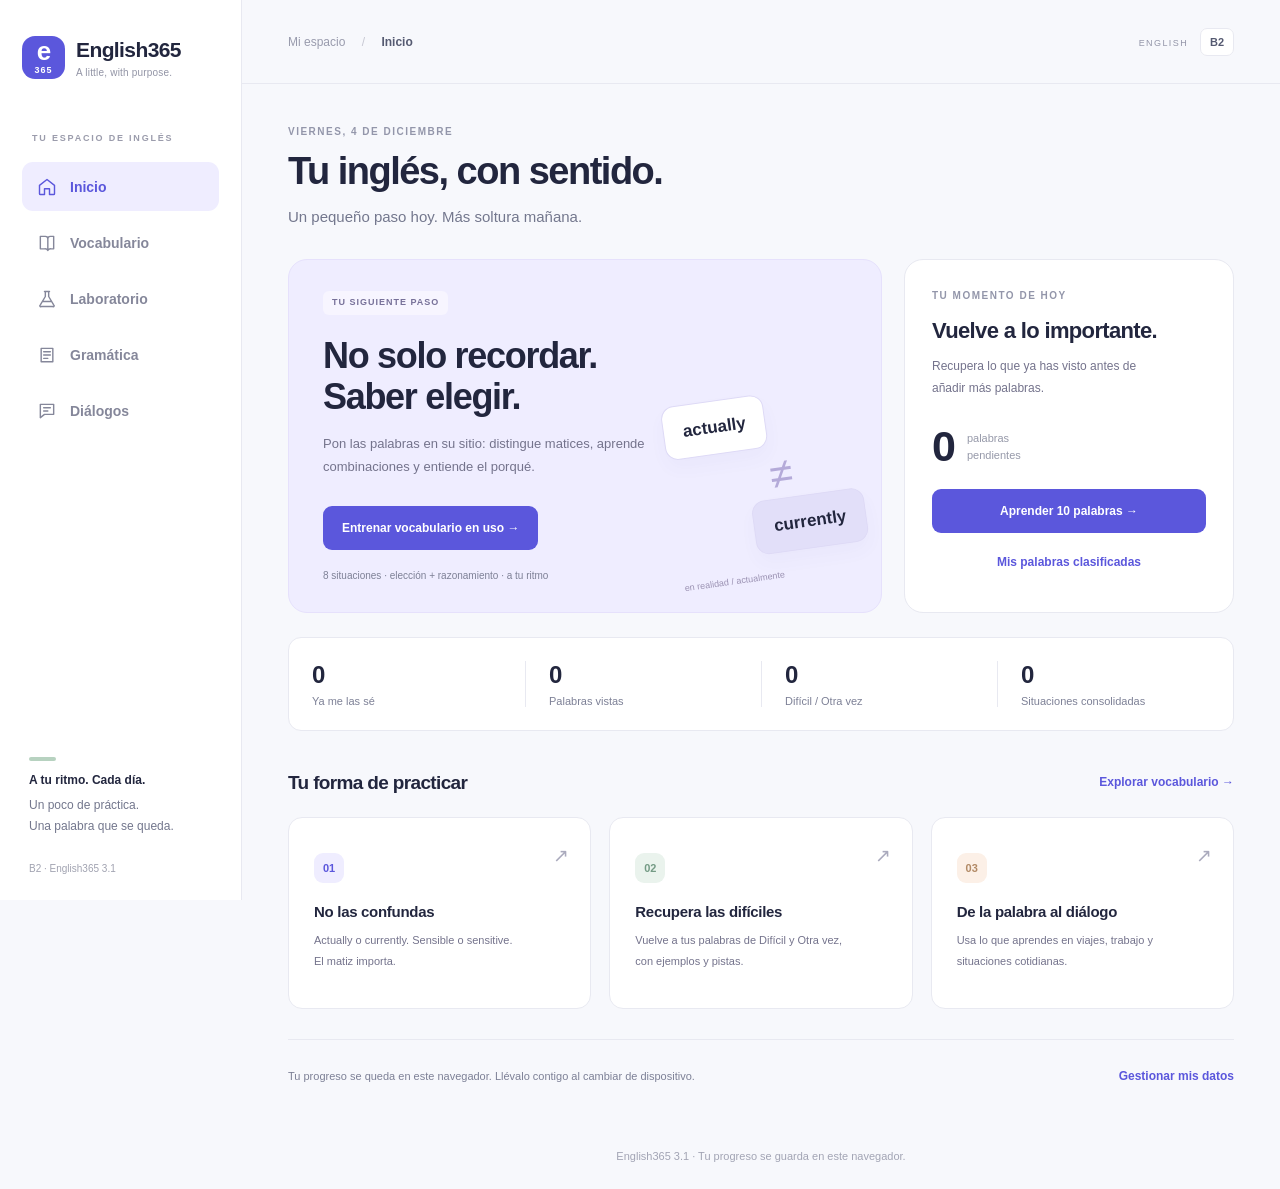
<file: index.html>
<!doctype html>
<html lang="es"><head><meta charset="utf-8"><meta name="viewport" content="width=device-width,initial-scale=1,viewport-fit=cover"><meta name="theme-color" content="#f7f8fc"><meta name="description" content="English365: vocabulario en uso, práctica escrita y repaso B2"><link rel="manifest" href="manifest.webmanifest"><link rel="icon" href="icon.svg" type="image/svg+xml"><link rel="stylesheet" href="style.css"><title>English365 · Tu inglés, con sentido</title></head>
<body><a class="skip-link" href="#app">Saltar al contenido</a><div class="app-frame"><aside class="sidebar"><a href="#home" class="brand"><span class="mark">e<span>365</span></span><span>English365<small>A little, with purpose.</small></span></a><p class="sidebar-label">TU ESPACIO DE INGLÉS</p><nav class="app-nav" aria-label="Navegación principal"><button type="button" data-nav="home"><svg viewBox="0 0 24 24" fill="none" stroke="currentColor" stroke-width="1.7" stroke-linecap="round" stroke-linejoin="round" aria-hidden="true"><path d="m3 10 9-7 9 7v10a1 1 0 0 1-1 1h-5v-7H9v7H4a1 1 0 0 1-1-1Z"/></svg><span>Inicio</span></button><button type="button" data-nav="vocab"><svg viewBox="0 0 24 24" fill="none" stroke="currentColor" stroke-width="1.7" stroke-linecap="round" stroke-linejoin="round" aria-hidden="true"><path d="M4 4h6a3 3 0 0 1 3 3v14a4 4 0 0 0-4-2H4Zm16 0h-4a3 3 0 0 0-3 3v14a4 4 0 0 1 4-2h3Z"/></svg><span>Vocabulario</span></button><button type="button" data-nav="lab"><svg viewBox="0 0 24 24" fill="none" stroke="currentColor" stroke-width="1.7" stroke-linecap="round" stroke-linejoin="round" aria-hidden="true"><path d="M9 3h6m-5 0v6l-6 10a1 1 0 0 0 1 2h14a1 1 0 0 0 1-2L14 9V3M7 15h10"/></svg><span>Laboratorio</span></button><button type="button" data-nav="grammar"><svg viewBox="0 0 24 24" fill="none" stroke="currentColor" stroke-width="1.7" stroke-linecap="round" stroke-linejoin="round" aria-hidden="true"><path d="M5 4h14v16H5ZM8 8h8m-8 4h8m-8 4h5"/></svg><span>Gramática</span></button><button type="button" data-nav="dialogs"><svg viewBox="0 0 24 24" fill="none" stroke="currentColor" stroke-width="1.7" stroke-linecap="round" stroke-linejoin="round" aria-hidden="true"><path d="M4 4h16v12H9l-5 4Z"/><path d="M8 8h8m-8 4h5"/></svg><span>Diálogos</span></button></nav><div class="sidebar-foot"><span class="local-dot"></span><strong>A tu ritmo. Cada día.</strong><p>Un poco de práctica.<br>Una palabra que se queda.</p><small>B2 · English365 3.1</small></div></aside><div class="workspace"><header class="topbar"><span class="breadcrumb">Mi espacio <span>/</span> <strong id="view-name">Inicio</strong></span><span class="level">ENGLISH <b>B2</b></span></header><main id="app" tabindex="-1"></main><footer>English365 3.1 · Tu progreso se guarda en este navegador.</footer></div></div><input type="file" id="importFile" accept="application/json,.json" hidden>
<script src="content.js"></script><script src="vocabulario-b2-pdf.js"></script><script src="speaking.js"></script><script src="expanded-content.js"></script><script src="word-relations.js"></script><script src="word-examples.js"></script><script src="word-coach.js"></script><script src="usage-content.js"></script><script src="usage-lab.js"></script><script src="expanded-practice.js"></script><script src="app.js"></script></body></html>
</file>
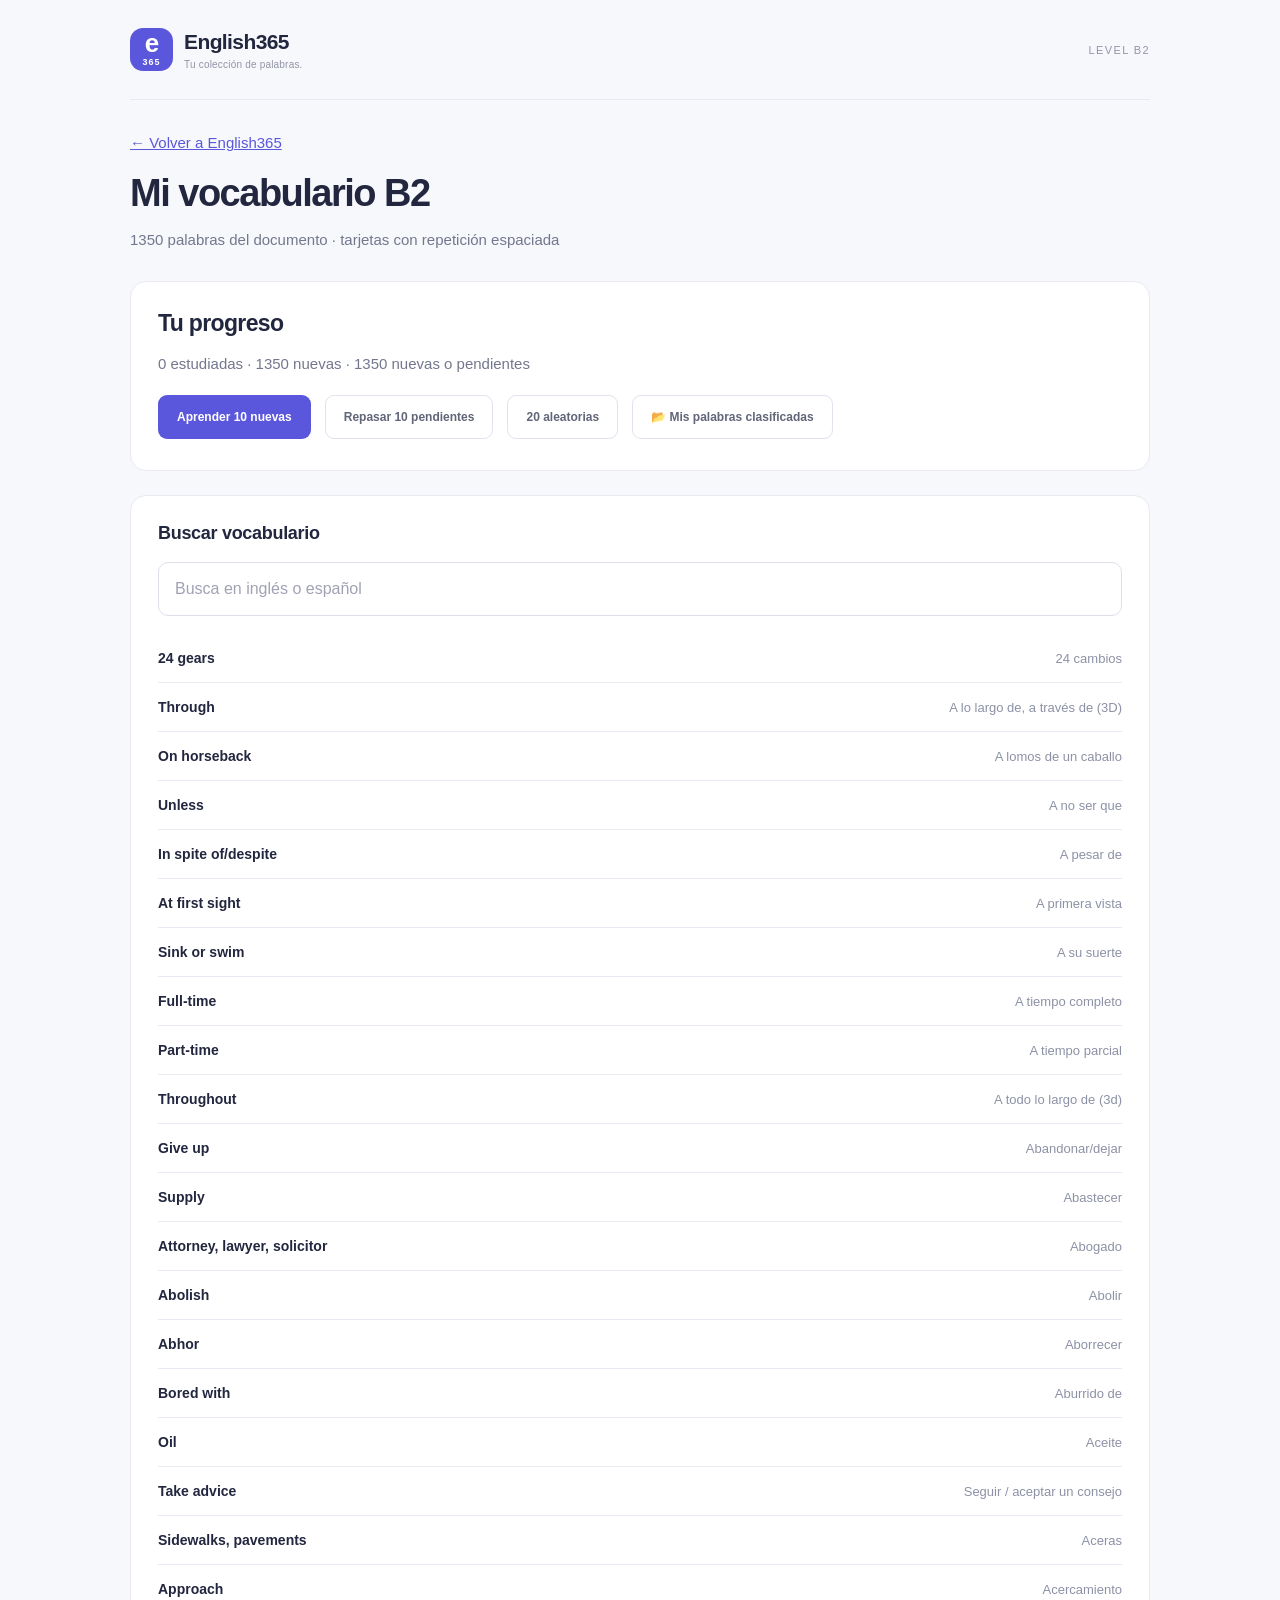
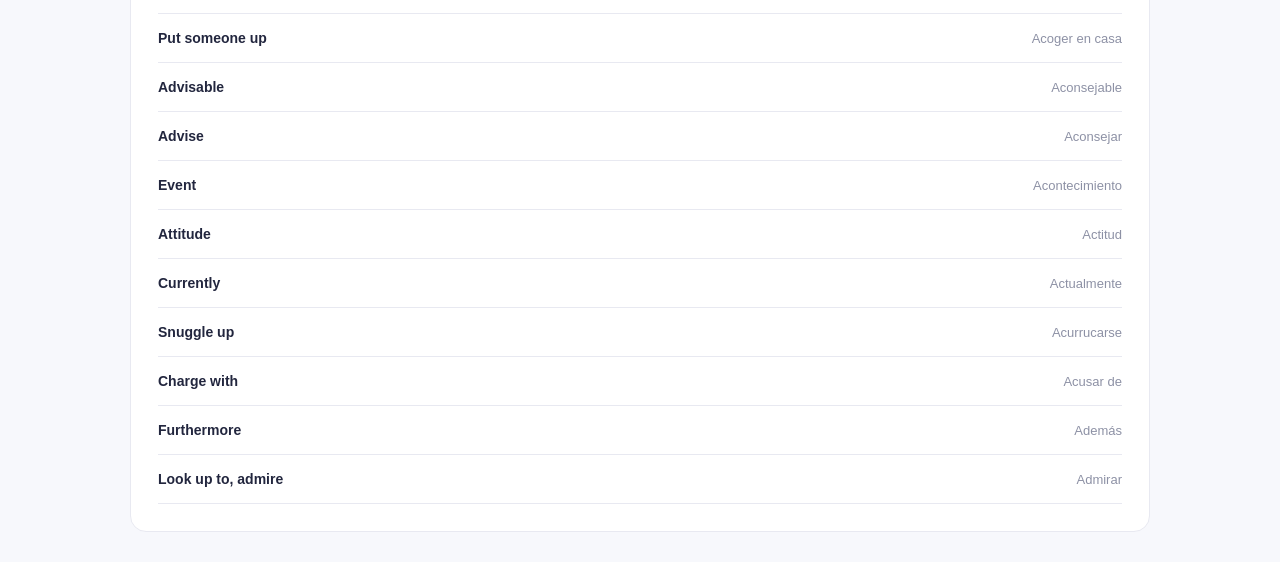
<file: mi-vocabulario-b2.html>
<!doctype html><html lang="es"><head><meta charset="utf-8"><meta name="viewport" content="width=device-width,initial-scale=1"><meta name="theme-color" content="#f7f8fc"><title>Mi vocabulario B2 · English365</title><link rel="stylesheet" href="style.css"></head><body class="legacy-page"><div class="shell"><header><a class="brand" href="index.html"><span class="mark">e<span>365</span></span><span>English365<small>Tu colección de palabras.</small></span></a><span class="level">LEVEL B2</span></header><main><p><a href="index.html">← Volver a English365</a></p><div id="pdf-app"></div></main></div><script src="content.js"></script><script src="vocabulario-b2-pdf.js"></script><script src="expanded-content.js"></script><script src="word-relations.js"></script><script src="word-examples.js"></script><script src="word-coach.js"></script><script src="mi-vocabulario-b2.js"></script></body></html>
</file>
<file: style.css>
:root{font-family:Inter,ui-sans-serif,-apple-system,BlinkMacSystemFont,"Segoe UI",sans-serif;color:#22263e;background:#f7f8fc;font-synthesis:none;--ink:#22263e;--muted:#75798e;--accent:#5b57dc;--border:#e8e9f1;--surface:#fff;--sage:#eef5ef;--lavender:#efedff;--peach:#fcf0e7}*{box-sizing:border-box}body{margin:0}button,input,textarea{font:inherit}button,a{-webkit-tap-highlight-color:transparent}button{cursor:pointer}button:disabled{cursor:default;opacity:.48}a{color:var(--accent)}button:focus-visible,a:focus-visible,input:focus-visible,textarea:focus-visible,summary:focus-visible{outline:3px solid #a8a3ff;outline-offset:4px}svg{width:22px;height:22px;flex-shrink:0}h1,h2,h3,h4,p{margin-top:0}h1,h2,h3,h4{color:var(--ink)}h1{font-size:38px;letter-spacing:-1.5px;line-height:1.18;margin-bottom:12px;font-weight:750}h2{font-size:23px;line-height:1.3;letter-spacing:-.65px;margin-bottom:12px}h3{font-size:18px;letter-spacing:-.3px;margin-bottom:10px}p{font-size:15px;line-height:1.7;color:#73778d}small{font-size:12px}button{color:inherit}.app-frame{display:flex;min-height:100vh}.sidebar{position:fixed;inset:0 auto 0 0;width:242px;border-right:1px solid var(--border);background:#fff;padding:36px 22px 24px;display:flex;flex-direction:column;z-index:10}.brand{display:flex;align-items:center;gap:11px;text-decoration:none;color:var(--ink);font-size:21px;letter-spacing:-.6px;font-weight:750}.brand small{display:block;color:#9294a5;font-size:10px;letter-spacing:.2px;font-weight:450;margin-top:5px}.mark{width:43px;height:43px;background:var(--accent);color:#fff;display:flex;flex-direction:column;align-items:center;justify-content:center;border-radius:13px;font-size:26px;line-height:.8;font-weight:700;letter-spacing:-1px}.mark span{font-size:9px;margin-top:5px;letter-spacing:1px}.sidebar-label{font-size:9px;letter-spacing:1.8px;color:#9b9cac;margin:52px 10px 16px;font-weight:650}.app-nav{display:grid;gap:7px}.app-nav button{display:flex;align-items:center;gap:13px;min-height:49px;border:0;border-radius:11px;background:none;padding:12px 15px;text-align:left;font-size:14px;color:#85879a;font-weight:550}.app-nav button svg{width:20px;height:20px}.app-nav button:hover{background:#f8f7fd;color:var(--accent)}.app-nav button.active{background:var(--lavender);color:var(--accent)}.sidebar-foot{margin:auto 7px 0;padding-top:32px}.sidebar-foot strong{display:block;font-size:12px;margin:12px 0 8px}.sidebar-foot p{font-size:12px;line-height:1.8;margin-bottom:20px}.sidebar-foot small{font-size:10px;color:#a0a2b0}.local-dot{display:block;width:27px;height:4px;background:#b7d2c0;border-radius:8px}.workspace{margin-left:242px;flex:1;min-width:0}.topbar{height:84px;display:flex;align-items:center;justify-content:space-between;padding:0 46px;border-bottom:1px solid var(--border);background:#f7f8fc}.breadcrumb{font-size:12px;color:#999bad}.breadcrumb>span{margin:0 13px;color:#c6c7d2}.breadcrumb strong{color:#555a71;font-weight:550}.level{font-size:9px;letter-spacing:1.4px;color:#9395a8}.level b{font-size:11px;letter-spacing:0;margin-left:8px;background:#fff;border:1px solid var(--border);padding:7px 9px;border-radius:7px;color:#555a71}main#app{max-width:1300px;margin:auto;padding:42px 46px 30px;min-height:calc(100vh - 150px)}footer{font-size:11px;color:#a2a4b4;padding:24px 46px;text-align:center;line-height:1.6}.eyebrow{display:block;font-size:10px;letter-spacing:1.5px;font-weight:650;text-transform:uppercase;color:#9396aa;margin-bottom:12px}.lead{font-size:15px;margin-bottom:28px;max-width:760px}.page-intro h1{margin-bottom:10px}.page-intro .lead{margin-bottom:30px}.dashboard-grid{display:grid;grid-template-columns:minmax(0,1.8fr) minmax(260px,1fr);gap:22px}.dashboard-hero{position:relative;min-height:340px;padding:31px 34px;background:var(--lavender);border:1px solid #e6e1fc;border-radius:19px;overflow:hidden}.tag{display:inline-flex;font-size:9px;line-height:1.5;padding:5px 9px;letter-spacing:1px;font-weight:650;border-radius:6px;color:#777199;background:#f7f5ff}.dashboard-hero h2{font-size:36px;letter-spacing:-1.3px;white-space:pre-line;line-height:1.15;margin:20px 0 14px;max-width:340px}.dashboard-hero p{max-width:330px;font-size:13px;line-height:1.8;color:#827e9d;margin-bottom:24px}.hero-foot{font-size:10px;color:#9290ab;margin-top:16px}.word-orbit{position:absolute;right:20px;top:38%;width:190px;height:180px;transform:rotate(-8deg);pointer-events:none}.orbit-chip{position:absolute;display:block;padding:16px 19px;background:#fff;border:1px solid #dedaf6;border-radius:13px;font-size:17px;font-weight:600;box-shadow:0 9px 18px #5c51b009}.orbit-chip.one{top:0;left:0}.orbit-chip.two{right:0;bottom:20px;background:#e2dff9}.orbit-symbol{position:absolute;left:100px;top:58px;color:#b4aad9;font-size:42px;font-weight:300}.orbit-caption{position:absolute;bottom:-7px;left:0;font-size:9px;color:#9a91b2;white-space:nowrap}.btn{display:inline-flex;align-items:center;justify-content:center;gap:8px;border:1px solid transparent;background:var(--accent);color:#fff;text-decoration:none;font-size:12px;font-weight:600;line-height:1.5;padding:12px 18px;border-radius:9px;min-height:42px;margin:4px 6px 4px 0;transition:background .15s,transform .15s}.btn:hover:not(:disabled){background:#4c47c7;transform:translateY(-1px)}.btn.secondary{background:#fff;color:#616578;border:1px solid #e1e2ed}.btn.secondary:hover:not(:disabled){background:#f4f2fe;color:var(--accent);border-color:#c7c3ed}.btn.ghost{background:transparent;color:var(--accent);padding-left:0}.text-button{display:inline-flex;align-items:center;border:0;background:none;padding:8px 0;color:var(--accent);font-size:12px;font-weight:600;text-decoration:none;line-height:1.6}.text-button:hover{text-decoration:underline}.today-card{background:#fff;border:1px solid var(--border);border-radius:19px;padding:30px 27px}.today-card h2{font-size:22px;margin:16px 0 10px}.today-card p{font-size:12px;line-height:1.8;max-width:230px}.today-count{display:flex;align-items:center;gap:13px;margin:24px 0 15px}.today-count strong{font-size:43px;letter-spacing:-2px;line-height:1.1}.today-count span{font-size:11px;max-width:75px;line-height:1.5;color:#9699a9}.today-card>.btn{width:100%}.today-card>.text-button{display:block;text-align:center;width:100%;margin-top:8px}.metrics{display:grid;grid-template-columns:repeat(4,minmax(0,1fr));border:1px solid var(--border);background:#fff;border-radius:13px;margin:24px 0 34px;padding:23px 0}.metric{display:flex;flex-direction:column;padding:0 23px;gap:6px;min-width:0}.metric+.metric{border-left:1px solid var(--border)}.metric strong{font-size:24px;letter-spacing:-.7px;font-weight:650}.metric span{font-size:11px;color:#9799aa}.section-heading{display:flex;justify-content:space-between;align-items:center;gap:16px;margin:16px 0}.section-heading h2{font-size:19px;margin:0}.route-grid{display:grid;grid-template-columns:repeat(3,minmax(0,1fr));gap:18px}.route-card{position:relative;background:#fff;border:1px solid var(--border);border-radius:14px;padding:25px;text-align:left;min-height:192px;transition:transform .15s,border-color .15s}.route-card:hover{border-color:#c0bbef;transform:translateY(-3px)}.route-number{display:flex;justify-content:center;align-items:center;width:30px;height:30px;border-radius:9px;background:var(--lavender);color:var(--accent);font-size:11px;font-weight:650;margin-bottom:20px}.route-card.sage .route-number{background:#eaf3ed;color:#749b85}.route-card.peach .route-number{background:var(--peach);color:#b28a66}.route-card h3{font-size:15px;letter-spacing:-.3px;margin-bottom:10px}.route-card p{font-size:11px;line-height:1.9;margin:0;max-width:210px}.route-arrow{position:absolute;right:21px;top:26px;font-size:19px;color:#aaaabd}.dashboard-bottom{border-top:1px solid var(--border);display:flex;align-items:center;justify-content:space-between;gap:20px;margin-top:30px;padding-top:19px}.dashboard-bottom p{font-size:11px;max-width:600px;margin:0}.muted{color:#9699aa}.panel{border:1px solid var(--border);border-radius:16px;background:#fff;padding:27px;min-width:0}.row{display:flex;align-items:center;flex-wrap:wrap;gap:8px}.spaced{margin-top:24px}.nav{margin-bottom:24px}.nav .btn{background:transparent;border:0;color:#8e90a4;padding:0;min-height:28px}.nav .btn:hover{background:none;color:var(--accent)}.vocab-toolbar{display:flex;justify-content:space-between;flex-wrap:wrap;gap:8px;margin-bottom:22px}.field{width:100%;font-size:16px;line-height:1.5;background:#fff;border:1px solid #dedfeb;border-radius:10px;padding:14px 16px;color:var(--ink);margin:8px 0 18px}.field::placeholder{color:#a0a2b3}.search{background:#fff;min-height:52px;padding-left:19px}.segmented{display:flex;flex-wrap:wrap;gap:5px;padding:5px;border-radius:11px;background:#edeef5;width:fit-content;margin:10px 0 24px}.segmented .btn{margin:0;border:0;background:none;box-shadow:none;font-size:12px;min-height:34px;padding:8px 14px}.segmented .btn.selected{background:#fff;color:var(--accent);box-shadow:0 2px 6px #22263e06}.category-grid,.lesson-grid{display:grid;grid-template-columns:repeat(3,minmax(0,1fr));gap:17px}.category-card{position:relative;display:flex;flex-direction:column;align-items:flex-start;gap:8px;text-align:left;border:1px solid var(--border);border-radius:13px;background:#fff;padding:24px;min-height:150px}.category-card:hover{border-color:#c0bbef}.category-icon{font-size:22px;margin-bottom:8px}.category-title{font-size:15px;font-weight:650}.category-card small{font-size:11px;color:#9597ab;line-height:1.6}.category-arrow{position:absolute;top:22px;right:22px;color:#b3b3c2;font-size:20px}.collection-link{display:flex;align-items:center;justify-content:space-between;flex-wrap:wrap;gap:10px;margin-top:22px;padding:20px 0;font-size:12px;color:#9093a5;border-top:1px solid var(--border)}.search-word{display:flex;align-items:center;justify-content:space-between;gap:10px;flex-wrap:wrap;background:#fff;border:1px solid var(--border);padding:20px 24px;border-radius:12px;margin-bottom:12px}.search-word h3{margin-bottom:6px}.search-word p{margin:0}.search-word>.word-examples{flex-basis:100%;margin-bottom:0}.word-row{display:flex;align-items:center;justify-content:space-between;gap:12px;border-bottom:1px solid var(--border);padding:16px 0;min-width:0}.word-row strong{font-size:14px}.word-row>span{font-size:13px;color:#8d91a5;text-align:right;overflow-wrap:anywhere}.folder-list .word-row{flex-wrap:wrap}.folder-list .word-row>.row,.folder-list .word-row>.word-examples{flex-basis:100%}.mode-grid{display:grid;grid-template-columns:repeat(4,minmax(0,1fr));gap:14px}.mode-card{display:flex;flex-direction:column;align-items:flex-start;text-align:left;gap:12px;background:#fff;border:1px solid var(--border);border-radius:13px;padding:22px}.mode-card>span{font-size:23px}.mode-card strong{font-size:14px}.mode-card small{color:#9699ab;line-height:1.7;font-size:11px}.topics,.grid{display:grid;grid-template-columns:repeat(3,minmax(0,1fr));gap:16px}.topic,.card{display:flex;flex-direction:column;align-items:flex-start;text-align:left;gap:12px;border:1px solid var(--border);border-radius:14px;background:#fff;padding:25px}.topic:hover,.mode-card:hover,.card:hover{border-color:#c0bbef}.topic strong{font-size:14px}.topic span{font-size:11px;color:#9598aa}.flip{display:flex;flex-direction:column;align-items:center;justify-content:center;gap:24px;min-height:280px;width:100%;border:0;background:#f7f6ff;border-radius:16px;padding:30px;margin:20px 0;color:var(--ink);overflow-wrap:anywhere}.flip strong{font-size:36px;letter-spacing:-1px}.flip small{font-size:11px;line-height:1.7;color:#9692af}.flip span{font-size:16px;color:#7c7896;line-height:1.7}.ratings{display:grid;grid-template-columns:repeat(4,minmax(0,1fr));gap:10px;margin-top:18px}.ratings button{min-height:69px;border:1px solid var(--border);border-radius:11px;background:#fff;font-size:14px;font-weight:600;padding:12px 8px}.ratings button:hover{background:#f1efff;border-color:#c8c3ef}.ratings small{display:block;font-size:10px;color:#9b9aad;margin-top:6px;font-weight:400}.bar{height:5px;border-radius:5px;background:#e7e7f2;margin:17px 0 26px;overflow:hidden}.bar>div{background:var(--accent);height:100%;border-radius:5px}.question{font-size:24px;line-height:1.5;color:var(--ink);margin:16px 0;font-weight:550;display:block}.choices{display:grid;gap:12px;margin:22px 0}.choice,.choices>.btn{width:100%;justify-content:flex-start;text-align:left;background:#fff;border:1px solid #dedfea;border-radius:10px;padding:16px 20px;min-height:54px;color:#5f637b;font-size:15px;line-height:1.7}.choice.correct{background:#edf6ef;border-color:#bad3c1;color:#387250}.choice.wrong{background:#fff0ec;border-color:#e5c7bc;color:#a26955}.answer{background:#eff6f0;border:1px solid #d5e6da;color:#3e6a4e;white-space:pre-line;border-radius:12px;padding:20px;line-height:1.8;margin-top:20px;font-size:14px}.answer.bad{background:#fff4ee;border-color:#edd7ca;color:#9f7158}.lesson{font-size:15px;line-height:1.85;color:#70768d}.hint{background:#faf4e8;border:1px solid #eee3cb;color:#99835b;line-height:1.8;font-size:13px;padding:17px;border-radius:10px}.pill{display:inline-block;border-radius:7px;background:#eeedf8;color:#8a86a2;font-size:11px;padding:6px 9px;margin:3px}.word-examples{width:100%;min-width:0;border:1px solid var(--border);border-radius:12px;padding:19px;background:#fbfbfe;margin:18px 0;text-align:left;overflow-wrap:anywhere}.word-examples summary{font-size:12px;font-weight:600;color:#73708e;cursor:pointer;line-height:1.7;padding:4px 0}.word-examples h3{font-size:16px;margin-bottom:15px}.word-examples[open]>.example-content{margin-top:15px}.word-examples [hidden]{display:none!important}.example-item{padding:16px 0;border-bottom:1px solid var(--border)}.example-en{font-size:17px;line-height:1.7;color:#565976;margin:8px 0}.example-es{font-size:14px;color:#8d90a5;line-height:1.8;margin:12px 0 0}.example-item .btn{font-size:11px;min-height:30px;padding:6px 10px}.example-editor{padding-top:16px}.example-editor label{display:block;font-size:13px;line-height:1.7;margin-top:12px;color:#81859a}.example-editor textarea{width:100%;max-width:100%;resize:vertical;min-height:85px}.example-editor .btn{font-size:12px}.word-relations{padding:20px;background:#f0f5f1;border-radius:10px;border:1px solid #e2ebe3;margin:12px 0 20px}.word-relations h4{font-size:14px;color:#60816a;margin-bottom:16px}.relations-list{margin:0}.relations-list dt{font-size:11px;font-weight:600;color:#7c9384;margin-top:15px}.relations-list dd{margin:8px 0 0}.relation-chips{display:flex;flex-wrap:wrap;gap:6px;list-style:none;margin:0;padding:0}.relation-chip{font-size:13px;padding:6px 9px;border:1px solid #d8e4da;border-radius:7px;color:#66806e;background:#fff;max-width:100%;overflow-wrap:anywhere}.relation-empty,.relation-help,.relation-note{font-size:11px;line-height:1.8;color:#8a9d8f}.relation-note{margin:15px 0 0}.relation-help{margin:12px 0 0}.coach-translation{font-size:23px;color:#8e8aa8}.coach-results{width:100%;border-collapse:collapse;font-size:13px}.coach-results td,.coach-results th{text-align:left;padding:16px 12px;border-bottom:1px solid var(--border);vertical-align:top}.coach-table{overflow-x:auto;margin:20px 0}.speaking-dialog{display:grid;gap:17px;margin-top:20px}.speaking-bubble{max-width:85%;display:flex;flex-direction:column;align-items:flex-start;gap:10px;border:1px solid var(--border);border-radius:13px;background:#f7f7fc;padding:20px}.speaking-bubble.mine{background:#eeedf9;margin-left:auto;border-color:#e0ddf3}.speaking-bubble small{font-size:10px;color:#9c98af}.speaking-bubble strong{font-size:15px;line-height:1.7;font-weight:500}.speaking-es{font-size:13px;color:#9793ac}.hidden,[hidden]{display:none!important}.empty{padding:25px;background:#fff;border:1px dashed #d8d8e7;border-radius:12px;line-height:1.8;color:#9295aa;font-size:14px}.skip-link{position:fixed;top:-100px;left:12px;z-index:100;background:#fff;padding:15px;border:2px solid var(--accent)}.skip-link:focus{top:10px}.lab-hero{background:var(--lavender);border:1px solid #e4dff8;padding:30px 34px;border-radius:17px;margin-top:23px}.lab-hero .eyebrow{color:#9c93b9}.lab-hero h2{font-size:28px;max-width:600px}.lab-hero p{max-width:720px;font-size:14px;color:#8b83a6}.library-controls{display:flex;flex-wrap:wrap;align-items:center;justify-content:space-between;gap:10px;margin:28px 0 12px}.library-controls .segmented{margin:0}.library-controls .search{width:310px;margin:0}.lesson-tile{background:#fff;border:1px solid var(--border);border-radius:14px;padding:24px;display:flex;flex-direction:column;align-items:flex-start}.lesson-tile h3{font-size:17px;margin-top:18px}.lesson-tile p{font-size:12px}.lesson-tile>.btn{margin-top:auto}.rule-preview{font-size:12px;color:#8f8aa7;margin-bottom:22px;line-height:1.7}.rule-preview summary{cursor:pointer}.rule-preview p{padding-top:10px;margin-bottom:0}.session-nav{display:flex;align-items:center;justify-content:space-between;gap:12px}.session-nav>.muted{font-size:10px;letter-spacing:1px}.practice-surface{max-width:850px;margin:0 auto;background:#fff;border:1px solid var(--border);padding:40px 45px;border-radius:20px}.practice-title{font-size:29px;margin-top:22px}.context-sentence{font-size:25px;color:#4e536d;line-height:1.7;letter-spacing:-.35px;margin:25px 0 16px}.context-sentence mark{display:inline;background:#efedff;border-radius:5px;padding:1px 8px;color:var(--accent)}.lab-options{display:grid;grid-template-columns:1fr 1fr;gap:15px;margin:25px 0}.lab-options .btn{font-size:20px;min-height:72px;margin:0;color:var(--accent);border:1px solid #e0dcf7;background:#f7f6ff}.reason-options .btn{font-size:14px;min-height:60px}.reason-options .btn:hover{color:var(--accent);border-color:#bdb6ee}.lab-feedback{padding:23px;border:1px solid #d9e6dc;border-radius:12px;background:#f0f6f1;margin:22px 0}.lab-feedback.retry{background:#fcf4ec;border-color:#ecddcd}.lab-feedback>strong{font-size:15px;color:#6d8a72}.lab-feedback.retry>strong{color:#ac8967}.lab-feedback p{font-size:14px;margin:15px 0 0}.lab-feedback .correct-sentence{font-size:21px;color:#4a5c4e}.lab-feedback .rule{padding-top:15px;border-top:1px solid #dce3da;color:#788e7c}.result-number{font-size:70px;color:var(--accent);font-weight:700;letter-spacing:-4px;margin:10px 0 25px}.result-list{list-style:none;padding:0;margin:25px 0}.result-list li{display:flex;align-items:center;justify-content:space-between;gap:15px;border-bottom:1px solid var(--border);padding:15px 0;font-size:13px;color:#85899d}.result-list strong{font-size:11px;white-space:nowrap}.text-success{color:#73947c}.text-warning{color:#b39675}.legacy-page .shell{max-width:1080px;margin:auto;padding:0 30px}.legacy-page header{display:flex;justify-content:space-between;align-items:center;border-bottom:1px solid var(--border);padding:28px 0}.legacy-page main{padding:30px 0}.legacy-page .level{font-size:11px}.legacy-page .word-row{flex-wrap:wrap}.legacy-page .grid{grid-template-columns:repeat(3,1fr)}
@media(min-width:1450px){.dashboard-hero p{max-width:380px}.word-orbit{right:28px}.dashboard-hero{padding-right:190px}}
@media(max-width:1270px){.sidebar{width:210px;padding-left:17px;padding-right:17px}.workspace{margin-left:210px}main#app{padding:32px}.topbar{padding:0 32px}.dashboard-grid{grid-template-columns:minmax(0,1.5fr) minmax(240px,1fr)}.word-orbit{display:none}.dashboard-hero h2{font-size:34px}.dashboard-hero p{max-width:none}.category-grid,.lesson-grid{grid-template-columns:repeat(2,minmax(0,1fr))}.mode-grid{grid-template-columns:repeat(2,minmax(0,1fr))}.route-card{padding:20px}}
@media(max-width:950px){.sidebar{width:190px;padding:28px 14px}.workspace{margin-left:190px}.brand{font-size:18px}.brand small{font-size:9px}.mark{width:36px;height:38px}.app-nav button{padding:12px 11px;font-size:12px}.dashboard-grid{grid-template-columns:1fr}.today-card{display:grid;grid-template-columns:1fr auto;gap:0 20px;padding:24px}.today-card .eyebrow{grid-column:1/-1}.today-card h2{margin:5px 0}.today-card p{grid-column:1;max-width:300px;margin-bottom:0}.today-count{grid-column:2;grid-row:2/4;margin:0}.today-card>.btn{grid-column:1;width:fit-content;margin-top:15px}.today-card>.text-button{grid-column:2;grid-row:4;align-self:center;text-align:left;margin-top:15px}.route-grid{grid-template-columns:1fr}.route-card{min-height:135px;padding-left:70px}.route-number{position:absolute;top:22px;left:22px}.route-card p{max-width:none}.route-card h3{margin-top:3px}.route-arrow{top:22px}.metrics{padding:20px 0}.metric{padding:0 14px}.metric span{font-size:10px}.metric strong{font-size:22px}.practice-surface{padding:30px}.topics,.grid{grid-template-columns:repeat(2,minmax(0,1fr))}.library-controls .search{width:100%;margin:0 0 5px}.library-controls .segmented{width:100%}}
@media(max-width:700px){.sidebar{position:static;width:0;padding:0;border:0}.sidebar>.brand,.sidebar-label,.sidebar-foot{display:none}.app-nav{position:fixed;bottom:0;left:0;right:0;display:flex;justify-content:space-around;gap:0;padding:9px 6px calc(9px + env(safe-area-inset-bottom));background:#fff;border-top:1px solid var(--border);z-index:50}.app-nav button{flex:1;display:flex;flex-direction:column;justify-content:center;gap:5px;padding:5px 2px;border-radius:8px;font-size:9px;min-height:48px;max-width:100px}.app-nav button svg{width:20px;height:20px}.app-nav button.active{background:none}.workspace{margin-left:0}.topbar{height:64px;padding:0 22px;background:#fff}.breadcrumb{font-size:11px}.level{font-size:8px}main#app{padding:27px 20px 25px}.workspace>footer{padding:12px 20px 100px;font-size:10px}h1{font-size:29px;letter-spacing:-1px}.lead{font-size:13px;line-height:1.8;margin-bottom:23px}.eyebrow{font-size:9px;letter-spacing:1px}.dashboard-grid{gap:16px}.dashboard-hero{padding:26px 24px;min-height:0}.dashboard-hero h2{font-size:33px;margin-top:18px}.dashboard-hero p{font-size:13px;margin-bottom:18px}.hero-foot{font-size:9px}.dashboard-hero .btn{font-size:11px;width:100%;margin:4px 0}.today-card{display:block;padding:25px}.today-card .eyebrow{margin-bottom:15px}.today-card h2{font-size:20px;margin-bottom:12px}.today-card p{font-size:12px;max-width:none}.today-count{margin:20px 0 10px}.today-count strong{font-size:36px}.today-count span{max-width:none}.today-card>.btn{width:100%;margin-top:12px}.today-card>.text-button{text-align:center;margin-top:8px}.metrics{grid-template-columns:repeat(2,minmax(0,1fr));padding:0;margin:18px 0 28px}.metric{padding:20px}.metric:nth-child(3){border-left:0;border-top:1px solid var(--border)}.metric:nth-child(4){border-top:1px solid var(--border)}.section-heading h2{font-size:17px}.section-heading .text-button{font-size:10px}.route-grid{gap:12px}.route-card{min-height:145px;padding:22px 32px 22px 68px}.route-card h3{font-size:14px}.route-card p{font-size:11px}.route-arrow{font-size:17px;right:17px}.dashboard-bottom{display:block;margin-top:23px}.dashboard-bottom p{font-size:10px}.dashboard-bottom .text-button{margin-top:6px;font-size:11px}.category-grid,.lesson-grid{grid-template-columns:1fr}.category-card{padding:22px;min-height:130px}.category-title{font-size:15px}.category-card small{font-size:11px}.vocab-toolbar{display:flex;gap:8px}.vocab-toolbar .btn{font-size:11px;margin:0;flex:1}.segmented{max-width:100%;width:100%;gap:0}.segmented .btn{flex:1;font-size:10px;line-height:1.6;padding:8px}.field{font-size:16px;padding:13px}.topics,.grid{grid-template-columns:1fr}.panel{padding:22px}.mode-grid{grid-template-columns:1fr 1fr;gap:10px}.mode-card{padding:17px}.mode-card strong{font-size:12px}.mode-card small{font-size:10px}.flip{min-height:240px;padding:25px 14px}.flip strong{font-size:28px}.flip span{font-size:14px}.ratings{gap:6px}.ratings button{font-size:11px;padding:10px 4px}.ratings small{font-size:9px;line-height:1.7}.question{font-size:21px}.word-row{flex-wrap:wrap}.word-row>span{text-align:left}.word-row strong{font-size:14px}.word-examples{padding:15px}.word-relations{padding:16px}.coach-results{font-size:11px}.coach-results td,.coach-results th{padding:12px 6px}.coach-results .btn{font-size:10px;padding:8px}.speaking-bubble{max-width:93%;padding:17px}.lab-hero{padding:25px}.lab-hero h2{font-size:24px}.lab-hero p{font-size:12px}.lab-hero .row{display:flex}.lab-hero .btn{font-size:11px;flex-grow:1;margin:3px 0}.library-controls{margin-top:22px}.lesson-tile{padding:22px}.practice-surface{padding:24px 20px;border-radius:15px}.practice-title{font-size:25px}.context-sentence{font-size:22px;margin-top:20px}.practice-surface>.muted{font-size:12px}.lab-options{gap:10px}.lab-options .btn{font-size:17px;min-height:64px}.reason-options .btn{font-size:13px;padding:14px}.session-nav .btn{font-size:11px;padding:9px}.session-nav>.muted{font-size:8px;letter-spacing:.4px;text-align:right}.lab-feedback{padding:18px}.lab-feedback .correct-sentence{font-size:19px}.result-number{font-size:60px}.result-list li{font-size:12px}.legacy-page .shell{padding:0 20px}.legacy-page main{padding-top:22px}.legacy-page .grid{grid-template-columns:1fr}.search-word{padding:18px}.collection-link{font-size:11px}}
@media(prefers-reduced-motion:reduce){*{transition:none!important;scroll-behavior:auto!important}}

.context-intent{font-size:13px;color:#77728f;background:#f7f5fe;padding:12px 16px;border-radius:8px;margin-top:20px;line-height:1.7}
/* Secondary text remains readable without competing with the task. */
.route-card p,.today-card p,.dashboard-hero p{color:#74738c}.metric span,.hero-foot,.category-card small,.dashboard-bottom p{color:#7d8096}

/* 3.1 · Vocabulario por función y formas verbales. */
.learning-hubs{display:grid;grid-template-columns:repeat(3,minmax(0,1fr));gap:16px;margin:22px 0 26px}.learning-hub{background:#fff;border:1px solid var(--border);border-radius:14px;padding:23px;text-align:left;cursor:pointer}.learning-hub:hover{border-color:#bdb7eb}.learning-hub h2{font-size:20px;margin:16px 0 10px}.learning-hub p{font-size:12px;margin:0}.learning-hub:nth-child(2){background:#f2f6f0}.learning-hub:nth-child(3){background:#fcf3ec}.category-controls{margin:25px 0}.theme-facets{width:100%;gap:3px}.theme-facets .btn{font-size:11px}.category-word{border-bottom:1px solid var(--border);padding:17px 0}.category-word .word-row{border:0;padding:0 0 10px;flex-wrap:wrap}.category-word>.tag{margin-right:10px}.category-word .word-examples{margin:10px 0}.category-practice h2{font-size:22px}.practice-settings{display:grid;grid-template-columns:1fr 1fr;gap:18px;margin:23px 0 5px}.practice-settings label,.irregular-form label{font-size:13px;line-height:1.7;color:#74788e}.verb-table-scroll{overflow-x:auto;background:#fff;border:1px solid var(--border);border-radius:12px;margin-top:20px}.verb-table{width:100%;border-collapse:collapse;font-size:14px;min-width:720px}.verb-table th,.verb-table td{text-align:left;vertical-align:top;border-bottom:1px solid var(--border);padding:16px 17px;line-height:1.7}.verb-table thead th{font-size:11px;text-transform:uppercase;letter-spacing:.7px;background:#f0effa;color:#807b98}.verb-table tbody th{font-weight:650;color:var(--accent)}.verb-table td:nth-child(2),.verb-table td:nth-child(3){white-space:nowrap}.verb-note{display:block;min-width:170px;max-width:340px;color:#8c8fa3;font-size:11px;margin-top:7px;line-height:1.7}.verb-table .btn{font-size:11px;padding:8px 11px;min-height:32px;margin:0}.irregular-form{display:grid;grid-template-columns:1fr 1fr;gap:10px 20px;margin-top:22px}.irregular-form .btn{align-self:center}.verb-chain{font-size:22px;line-height:1.7!important;white-space:normal;overflow-wrap:anywhere}.conversation-grid{display:grid;grid-template-columns:repeat(3,minmax(0,1fr));gap:17px;margin:25px 0}.conversation-grid .lesson-tile h2{margin-top:20px;font-size:24px}.conversation-grid .rule-preview{margin-top:18px}.conversation-grid .tag{font-size:8px}.category-words>.muted{margin-top:20px}
@media(max-width:1000px){.learning-hubs{grid-template-columns:1fr}.conversation-grid{grid-template-columns:repeat(2,minmax(0,1fr))}.learning-hub{padding:22px}.learning-hub h2{margin-top:12px}.theme-facets .btn{flex:1 1 auto}}
@media(max-width:700px){.practice-settings,.conversation-grid{grid-template-columns:1fr}.practice-settings{gap:0}.irregular-form{grid-template-columns:1fr}.learning-hubs{gap:12px}.learning-hub h2{font-size:20px}.verb-chain{font-size:18px}.category-practice{padding:20px}.category-practice .row{gap:3px}.category-practice .btn{font-size:11px}.theme-facets .btn{font-size:10px;min-height:35px}.verb-table{min-width:680px}.category-word .word-row>span{text-align:left}}

.choices>.btn.correct{background:#edf6ef;border-color:#bad3c1;color:#387250}.choices>.btn.wrong{background:#fff0ec;border-color:#e5c7bc;color:#a26955}

.category-icon{font-size:11px;font-weight:700;letter-spacing:.5px;background:#f0edfc;color:#8680a6;border-radius:9px;width:36px;height:36px;display:flex;align-items:center;justify-content:center}
</file>
